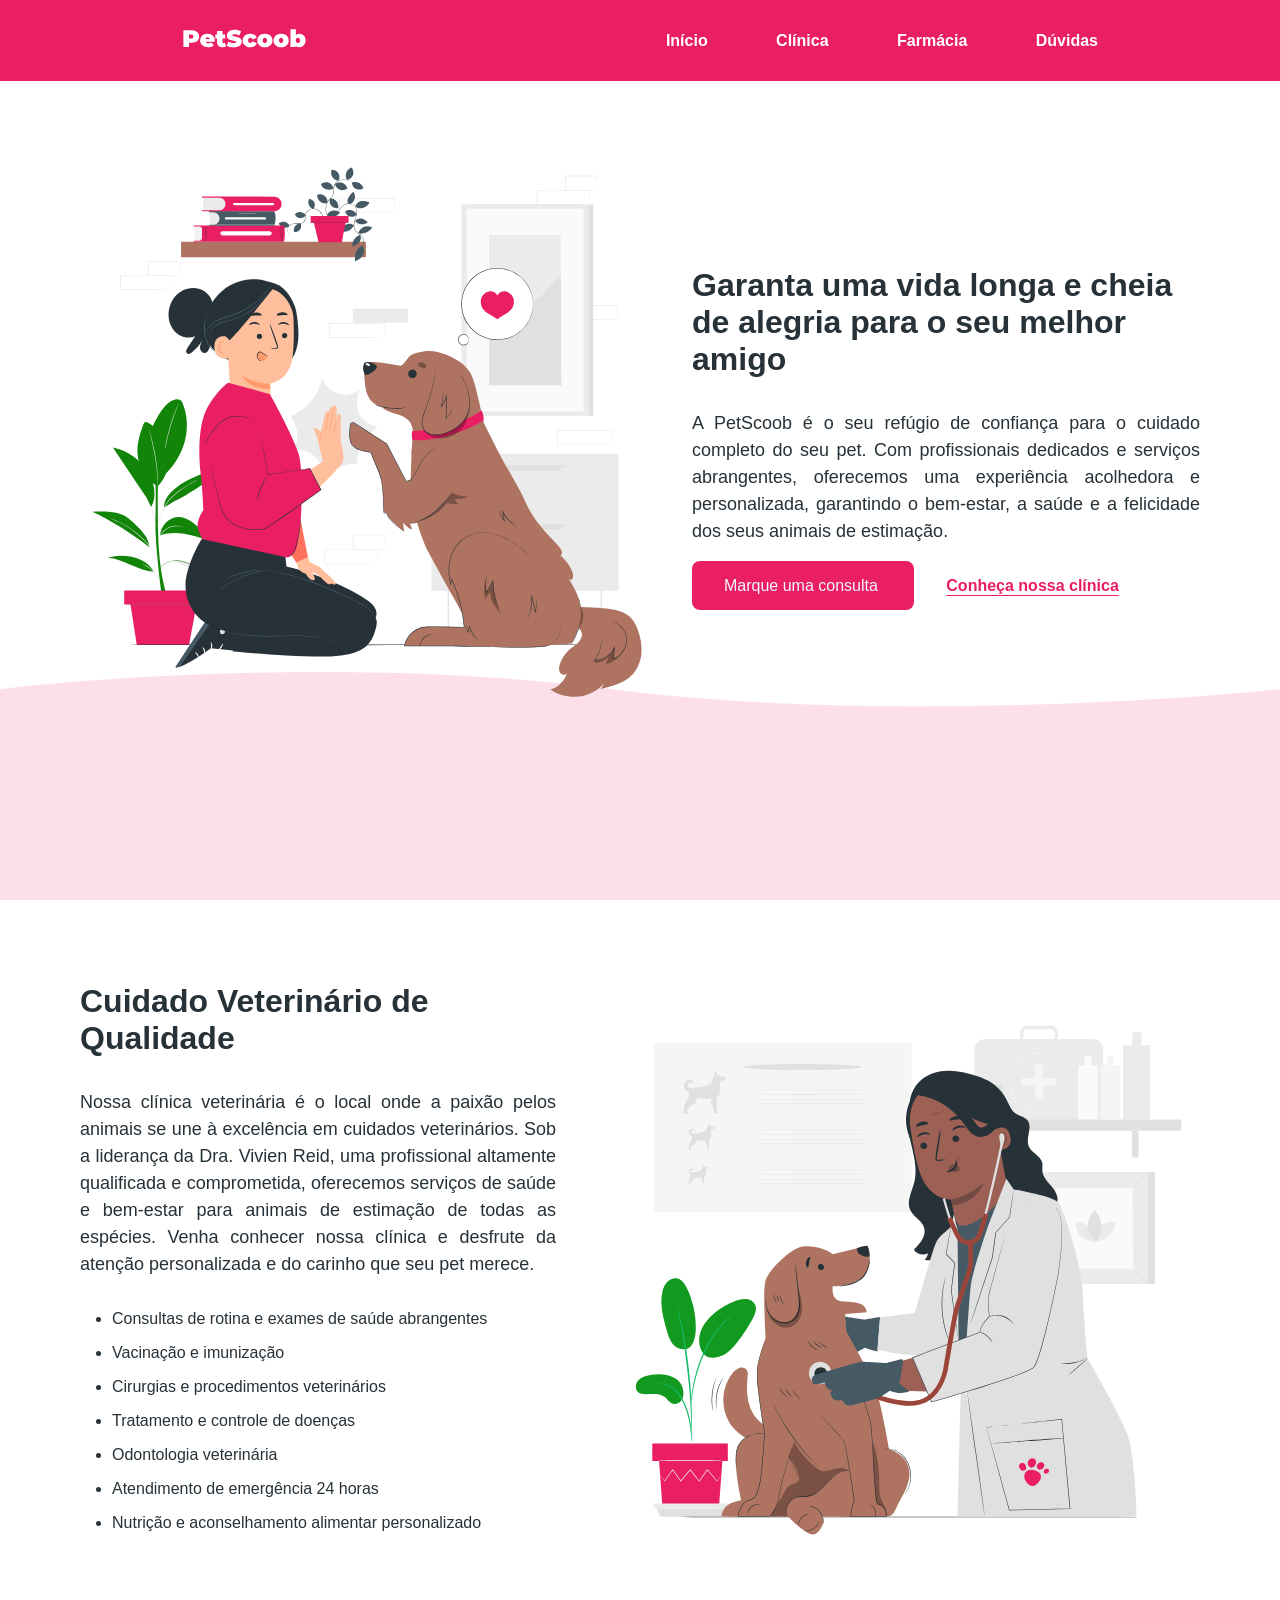
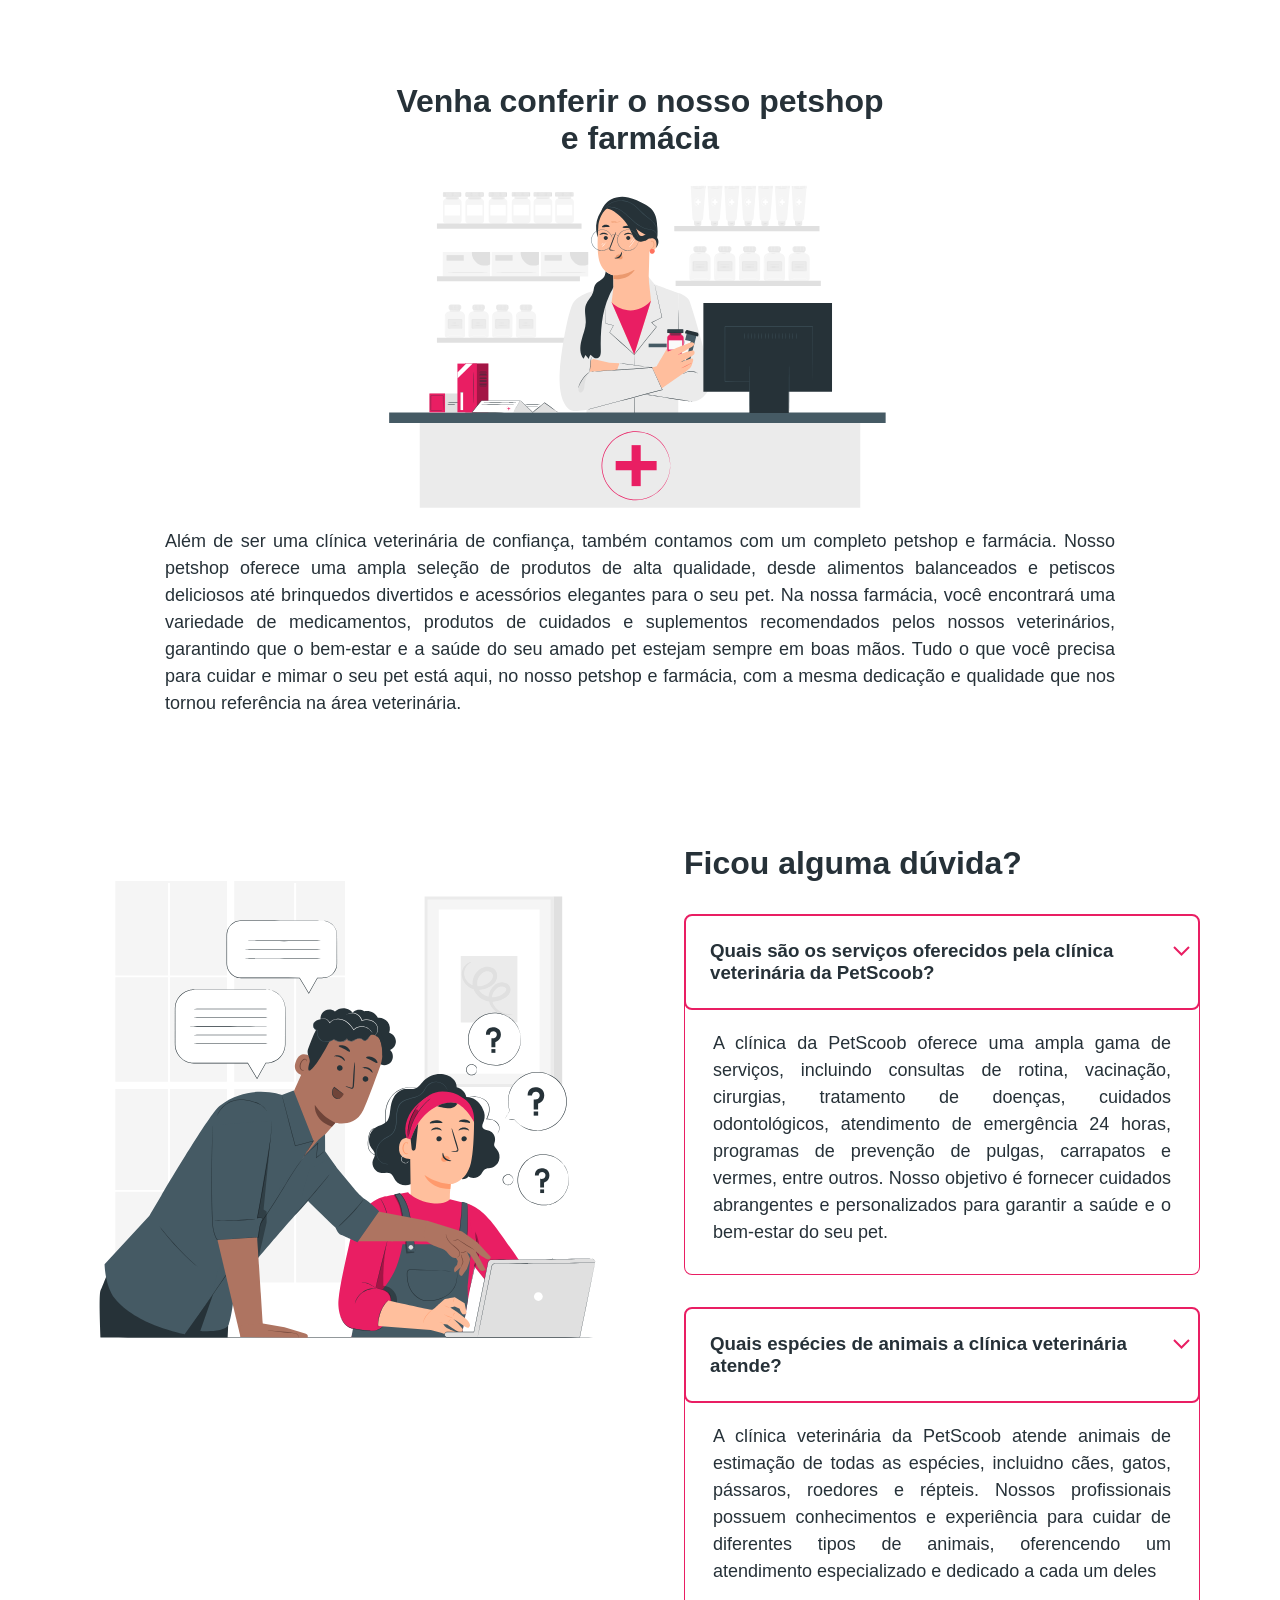
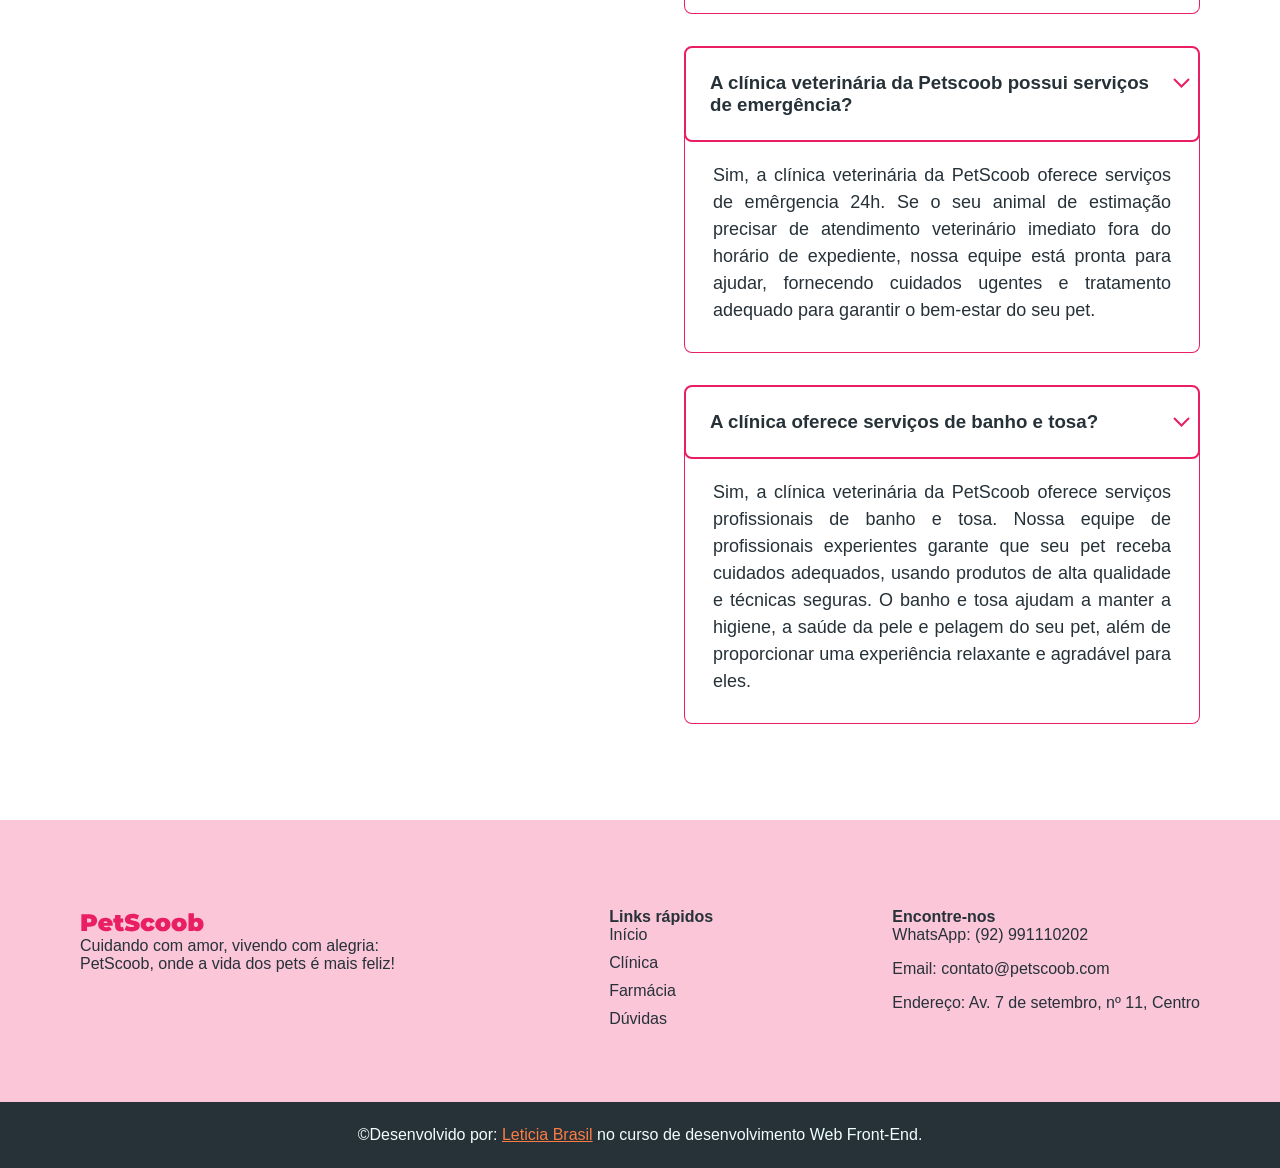
<file: Projeto 1/index.html>
<!DOCTYPE html>
<html lang="pt-BR">
<head>
    <meta charset="UTF-8">
    <meta name="viewport" content="width=device-width, initial-scale=1.0">
    <meta name="description" content="Garanta uma vida longa e cheia de alegria para o seu melhor amigo" >
    <link  rel="stylesheet"   href="css/style.css" >
    <title>Petscoob</title>
</head>
<body>
     <!--Cabeçalho-->
    <header> 
        <!-- Logo com link -->
         <a href="index.html"> <img src="img/logo-white.svg" alt="Logo da Petscoob"></a>

         <!-- Barra de navegação-->
          <nav>
             <a href="#inicio">Início</a>
             <a href="#clinica">Clínica</a>
             <a href="#farmacia">Farmácia</a>
             <a href="#duvidas">Dúvidas</a>

          </nav>

    </header>

     <!--Conteúdo-->
    <main>   
   <!-- Seção Início-->
       <section id="inicio">
        <img src="img/start-img1.svg" alt="Imagem Principal" width="580" height="580">
         
        <!-- Conteúdo do lado direito da imagem -->
        <div> 
           <h1> Garanta uma vida longa e cheia de alegria para o seu melhor amigo</h1>
           <p class="paragrafo"> A PetScoob é o seu refúgio de confiança para o cuidado completo do seu pet. Com profissionais dedicados e serviços abrangentes, oferecemos uma experiência acolhedora e personalizada, garantindo o bem-estar, a saúde e a felicidade dos seus animais de estimação.</p>
           <a class="botao" href="https://web.whatsapp.com/"> Marque uma consulta </a>
           <a class="botao2" href="#"> Conheça nossa clínica </a>


        </div>
        <img class="imagem" src="img/shape.svg" alt="">
       </section>

       <!-- Seção Clínica-->
        <section id="clinica">
         <div>
            <h2>Cuidado Veterinário de Qualidade</h2>
            <p class="paragrafo"> Nossa clínica veterinária é o local onde a paixão pelos animais se une à excelência em cuidados veterinários. Sob a liderança da Dra. Vivien Reid, uma profissional altamente qualificada e comprometida, oferecemos serviços de saúde e bem-estar para animais de estimação de todas as espécies. Venha conhecer nossa clínica e desfrute da atenção personalizada e do carinho que seu pet merece.</p>

            <ul> 
                <li>Consultas de rotina e exames de saúde abrangentes</li>
                <li>Vacinação e imunização</li>
                <li>Cirurgias e procedimentos veterinários</li>
                <li>Tratamento e controle de doenças</li>
                <li>Odontologia veterinária</li>
                <li>Atendimento de emergência 24 horas</li>
                <li>Nutrição e aconselhamento alimentar personalizado</li>

            </ul>
         </div>

            <img src="img/clinic-img1.svg" alt="Imagem secundária" width="580" height="580">
        </section>

        <!-- Seção Farmácia-->
         <section id="farmacia">
            <h2>Venha conferir o nosso petshop e farmácia</h2>
            <img src="img/shop-img1.svg" alt="Terceira imagem" width="550">
            <p class="paragrafo"> Além de ser uma clínica veterinária de confiança, também contamos com um completo petshop e farmácia. Nosso petshop oferece uma ampla seleção de produtos de alta qualidade, desde alimentos balanceados e petiscos deliciosos até brinquedos divertidos e acessórios elegantes para o seu pet. Na nossa farmácia, você encontrará uma variedade de medicamentos, produtos de cuidados e suplementos recomendados pelos nossos veterinários, garantindo que o bem-estar e a saúde do seu amado pet estejam sempre em boas mãos. Tudo o que você precisa para cuidar e mimar o seu pet está aqui, no nosso petshop e farmácia, com a mesma dedicação e qualidade que nos tornou referência na área veterinária.</p>
        </section>

        <!-- Seção Dúvidas -->
         <section id="duvidas">
            <img src="img/img-faq1.svg" alt="Quarta imagem" width="550">
             <div>
               <h2> Ficou alguma dúvida? </h2>

               <div class="duvida">
                 <h3> Quais são os serviços oferecidos pela clínica veterinária da PetScoob?</h3>
                 <img src="img/arrow-down.svg" alt="">
                 <p class="paragrafo"> A clínica da PetScoob oferece uma ampla gama de serviços, incluindo consultas de rotina, vacinação, cirurgias, tratamento de doenças, cuidados odontológicos, atendimento de emergência 24 horas, programas de prevenção de pulgas, carrapatos e vermes, entre outros. Nosso objetivo é fornecer cuidados abrangentes e personalizados para garantir a saúde e o bem-estar do seu pet.</p>

               </div>
                 
               <div class="duvida">
                  <h3> Quais espécies de animais a clínica veterinária atende?</h3>
                  <img src="img/arrow-down.svg" alt="">
                  <p class="paragrafo"> A clínica veterinária da PetScoob atende animais de estimação de todas as espécies, incluidno cães, gatos, pássaros, roedores e répteis. Nossos profissionais possuem conhecimentos e experiência para cuidar de diferentes tipos de animais, oferencendo um atendimento especializado e dedicado a cada um deles</p>

               </div>

               <div class="duvida">
                <h3> A clínica veterinária da Petscoob possui serviços de emergência?</h3>
                <img src="img/arrow-down.svg" alt="">
                <p class="paragrafo"> Sim, a clínica veterinária da PetScoob oferece serviços de emêrgencia 24h. Se o seu animal de estimação precisar de atendimento veterinário imediato fora do horário de expediente, nossa equipe está pronta para ajudar, fornecendo cuidados ugentes e tratamento adequado para garantir o bem-estar do seu pet. </p>
        
               </div>
                
               <div class="duvida">
                <h3> A clínica oferece serviços de banho e tosa?</h3>
                <img src="img/arrow-down.svg" alt="">
                <p class="paragrafo"> Sim, a clínica veterinária da PetScoob oferece serviços profissionais de banho e tosa. Nossa equipe de profissionais experientes garante que seu pet receba cuidados adequados, usando produtos de alta qualidade e técnicas seguras. O banho e tosa ajudam a manter a higiene, a saúde da pele e pelagem do seu pet, além de proporcionar uma experiência relaxante e agradável para eles.</p>
               </div>

             </div>

         </section>

      
    </main>

    <!-- Rodapé -->
     <footer> 
        <div>
           <img src="img/logo.svg" alt="PetShop">
           <p> Cuidando com amor, vivendo com alegria: PetScoob, onde a vida dos pets é mais feliz!</p>
        </div>
        <!-- Coluna 2 - links recebidos-->
         <div>
            <strong class="titulo">Links rápidos</strong>
            
             <!-- Barra de navegação-->
          <nav>
             <a href="#inicio">Início</a>
             <a href="#clinica">Clínica</a>
             <a href="#farmacia">Farmácia</a>
             <a href="#duvidas">Dúvidas</a>

          </nav>

         </div>

        <!-- Coluna 3 - Endereço e Contato-->
         <div>
          <strong class="titulo"> Encontre-nos </strong>

          <p>WhatsApp:
            <a href="https://wa.me/5592991110202" target="_blank"> (92) 991110202</a> 
          </p>

          <p>Email: <a href="mailto:contato@petscoob.com">contato@petscoob.com</a>
          </p>

          <p>Endereço: <a href="https://maps.app.goo.gl/BissB5LZfBPDBnfcf8" target="_blank">Av. 7 de setembro, nº 11, Centro</a> </p>

         </div>
    </footer>
      <div id="dev"> 
        &copy;Desenvolvido por: 
        <a href="https://github.com/leleka12"> Leticia Brasil</a>
        no curso de desenvolvimento Web Front-End. 
      </div>

</body>
</html>
</file>
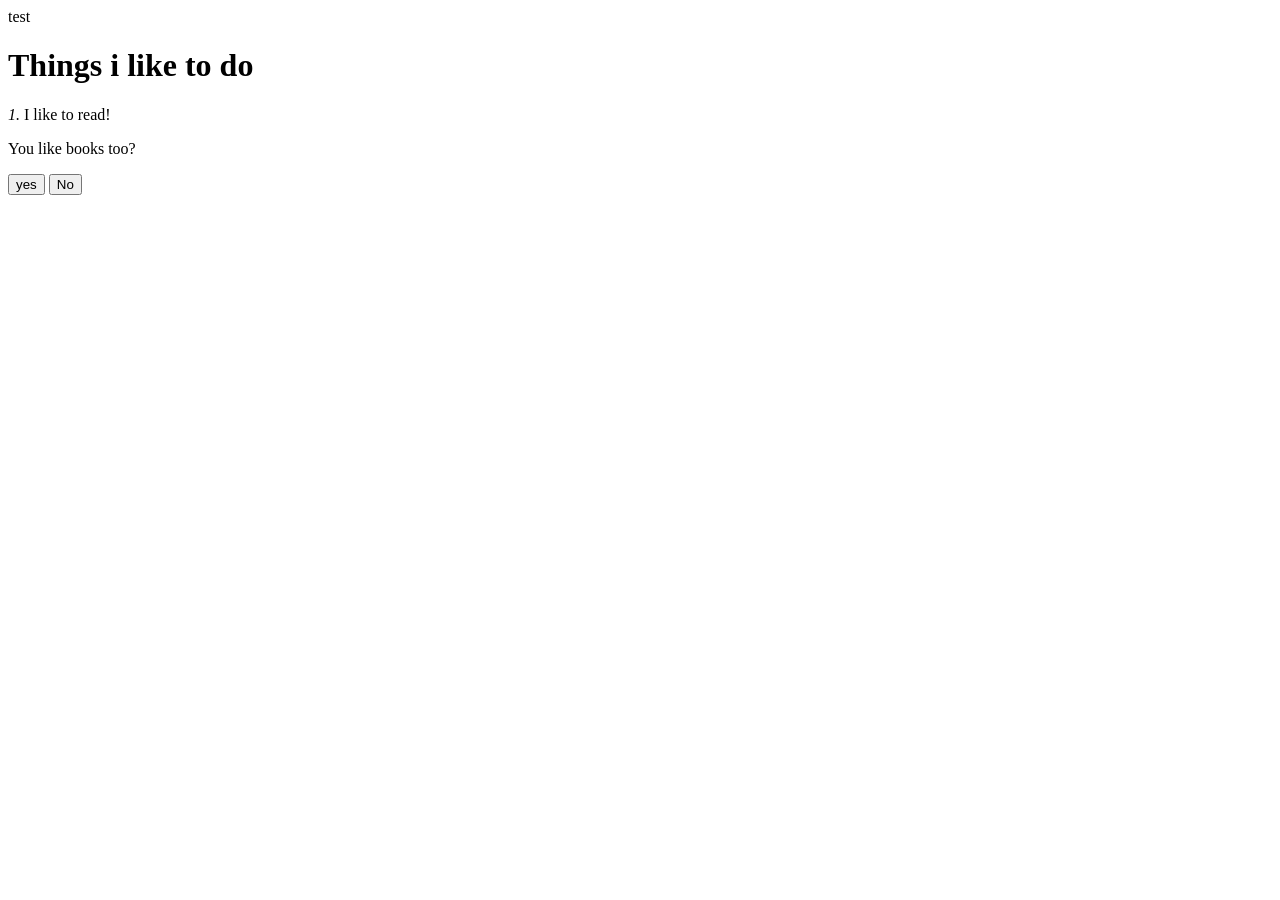
<file: site-exemplo/index.html>
<!DOCTYPE html>
<html lang="pt-br">
<head>
    <meta charset="UTF-8">
    <meta name="viewport" content="width=device-width, initial-scale=1.0">
    <title>Meu primeiro site em repositório</title> test
<body> 

</body>
</html>
<h1> Things i like to do </h1>
<p> <em>1.</em> I like to read! </p>
<P> You like books too?</P>
<button> yes </button>  <button> No </button>
</file>
<file: Projeto 1/css/style.css>
* {
    box-sizing: border-box;
    margin: 0;
    padding: 0;
    font-family: "monteserrat" , sans-serif;
    
}


body{
    color: #263138;
}
/* Inicio css Header */
header{
    background-color: #E91E63;
    display: flex;
    justify-content: space-between;
    align-items: center;
    padding-left: 150px;
    padding-right: 150px;
    padding-top: 24px;
    padding-bottom: 24px;


}

header a {
    color: #fff;
    font-weight: 600;
    padding: 0 32px;
    text-decoration: none;

}

header nav a:hover{
    text-decoration: underline;
    color:rgb(208, 129, 179)

}


/*Seção inicial */
#inicio{    
  display: flex;
  align-items: center;
  gap: 32px;
  padding: 60px 80px 190px 80px;
  justify-content: center;

}

h1, h2{
    font-weight: 600;
    font-size: 32px;
    margin-bottom: 32px;
    max-width: 600px;
    
}

.paragrafo {
    max-width: 600px;
    font-size: 18px;
    line-height: 150%;
    margin-bottom: 32px;
    font-weight: 400;
    text-align: justify;
}

.botao {
    background-color: #E91E63;
    padding: 16px 32px;
    border-radius: 8px;
    color:aliceblue;
    text-decoration: none;
    font-weight: 500;
    font-size: 16px;


}

.botao2{
    background-color: transparent;
    color:#E91E63;
    padding: 16px 32px;
    font-weight: 600;
    font-size: 16px;
    text-underline-offset: 4px;
}

.imagem{
    position:absolute;
    bottom: 0;
    left: 0;
    width: 100%;
    z-index: -10;
}

/* Fim da Seção 1 */
#clinica{
  display: flex;
  align-items: center;
  gap: 64px;
  padding: 64px 80px;
  justify-content: center;

}

#clinica li{
    margin-bottom: 16px;
    margin-left: 32px;
    font-size: 16px;
    font-weight: 400;
}

#farmacia {
    text-align: center ;
    padding: 64px 80px;
    justify-content: center;
}
#farmacia h2 {
  max-width: 500px;
  margin:0 auto;
}

#farmacia .paragrafo{
    max-width: 950px;
    margin: 0 auto;

}
/*-------Fim da seção farmácia------*/

/* Início Seção Dúvidas*/

#duvidas{
    display: flex;
    align-items: start;
    justify-content: center;
    padding: 64px 80px;
    gap: 64px;
}

#duvidas .paragrafo{
    max-width: 600px;

}

.duvida{
    position: relative;
}

.duvida h3{
    border: 2px solid #E91E63;
    padding: 24px;
    border-radius: 8px;
    cursor: pointer;

}
.duvida img{
    position:absolute;
    top: 32px;
    right:10px;
}

.duvida p{
    border-right: 1px solid #E91E63;
    border-left:1px solid #E91E63 ;
    border-bottom:1px solid #E91E63 ;
    border-radius: 0 0 8px 8px;
    margin-top: -8px;
    padding: 28px;
}

footer{
    background-color: #E91E6340;
    display: flex;
    gap: 80px;
    padding: 64px 80px;
    justify-content: space-between;
}
 
footer img, footer .titulo{
    display: block;
    font-weight: 600;
    margin-top: 24px;
}

footer p{
    margin-bottom: 16px;
    max-width: 350px;
}

footer nav a{
    display: block;
    color:#263138;
    text-decoration: none;
    margin-bottom: 10px;
}

footer nav a:hover{
    font-weight: 600;
}

footer p a{
    color:#263138;
    text-decoration: none;
}

footer p a:hover{
    font-weight: 600;
}

/*------Fim Rodapé---*/

/* Seção Dev */

#dev{
    background-color: #263138;
    color:azure;
    padding: 24px;
    text-align: center;
}
 #dev a{
    color:#FB7D44;
 }
</file>
